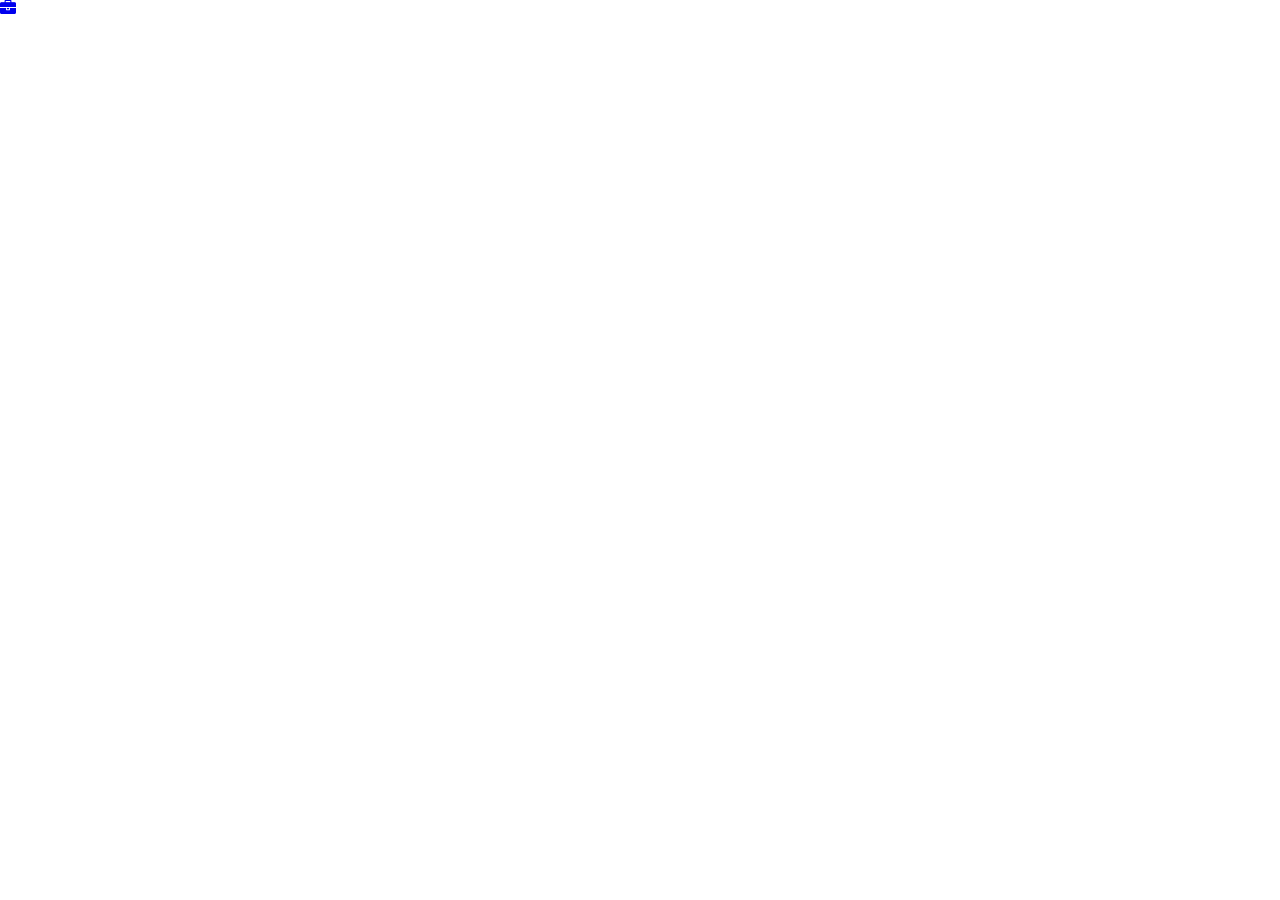
<file: index.html>
<!DOCTYPE html>
<html>
    <head>
        <meta charset="utf-8" >
        <title>Felipe-Ziyad DeSouza</title>
        <link rel="stylesheet" href="https://cdnjs.cloudflare.com/ajax/libs/font-awesome/4.7.0/css/font-awesome.min.css">
        <style>
            * {
                margin: 0;
                padding: 0;
            }

            body {
                font-family: arial;
                color: white;
                overflow: hidden;
            }

            video {
                position: fixed;
                top: 0;
                left: 0;
                width: 100%;
                height: 100%;
                object-fit: cover; 
                z-index: -1;
            }

            .name {
                position: absolute;
                top: 30%;
                left: 30%;
                list-style: none;
                font-size: 48px;
    
            }

            .tagline {
                position: absolute;
                top: 40%;
                left: 30%;
                font-size: 18px;
            }

            .menu {
                position: absolute;
                top: 10%;
                right: 10%;
                list-style: none;
                font-size: 20px;
            }

            .menu li {
                margin-bottom: 10px;
            }

            .menu i {
                margin-right: 8px;
            }

            .menu a { 
                color: white;
                text-decoration: none;
            }

            .menu a:hover {
                text-decoration: underline;
            }
        </style>
    </head>
    <body>

        <video autoplay muted loop>
            <source src="background.mp4" type="video/mp4">
        </video>

        <div class="name">
            Felipe-Ziyad DeSouza
        </div>

        <data class="tagline">
            Computer Science Student | Aspiring Software Engineer
        </data>

        <ul class="menu">
    
            <li><a href="project.html"><i class="fa fa-briefcase">/i> Projects</li>
            
        </ul>
    </body>
</html>
</file>
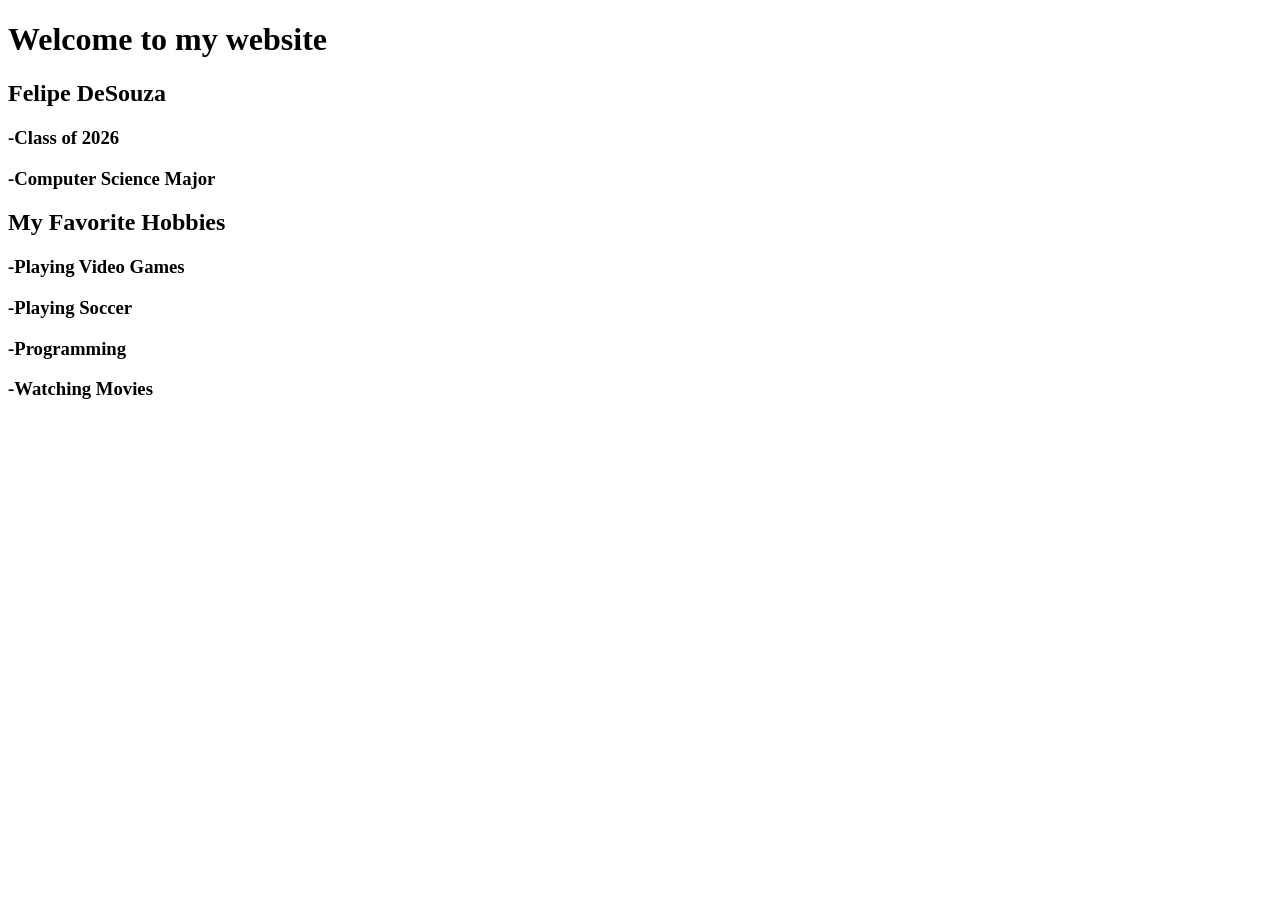
<file: cssEX/index.html>
<!DOCTYPE html>
<html lang="en">
<head>
    <meta charset="UTF-8">
    <meta name="viewport" content="width=device-width, initial-scale=1.0">
    <title>Document</title>

</head>
<body>
    <h1>Welcome to my website</h1>
    <h2>Felipe DeSouza</h2>

    <h3>-Class of 2026</h3>
    <h3>-Computer Science Major</h3>
    
    <h2>My Favorite Hobbies</h2>
    <h3>-Playing Video Games</h3>
    <h3>-Playing Soccer</h3>
    <h3>-Programming</h3>
    <h3>-Watching Movies</h3>

</body>
</html>
</file>
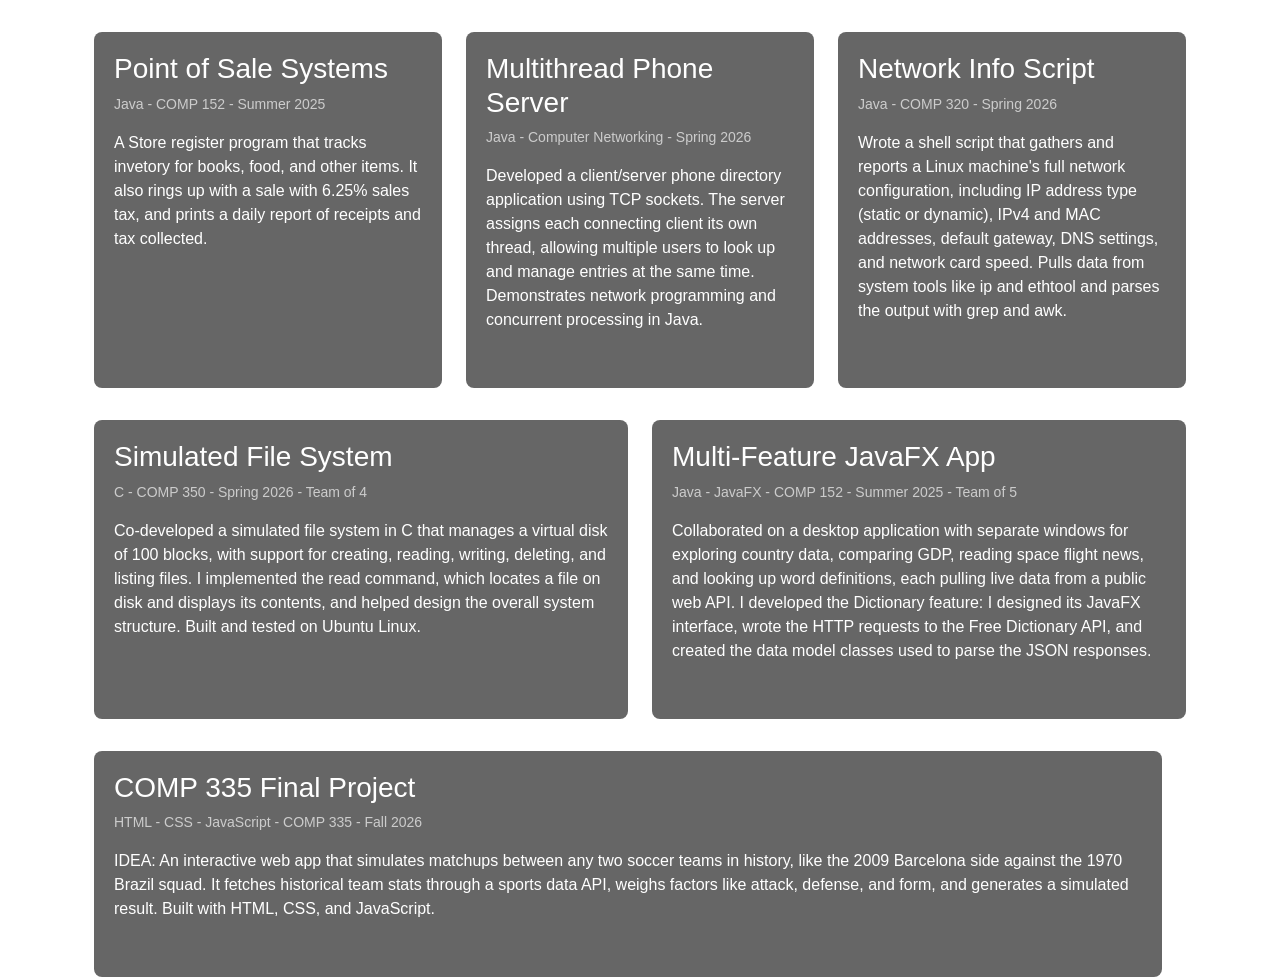
<file: project.html>
<!DOCTYPE html>
<html>
    <head>
        <meta charset="utf-8">
        <meta name="viewport" content="width=device-width, initial-scale=1">
        <title> Projects </title>
        <link href="https://cdn.jsdelivr.net/npm/bootstrap@5.3.8/dist/css/bootstrap.min.css" rel="stylesheet" integrity="sha384-sRIl4kxILFvY47J16cr9ZwB07vP4J8+LH7qKQnuqkuIAvNWLzeN8tE5YBujZqJLB" crossorigin="anonymous">
        <link rel="stylesheet" href="project.css">
    </head>
    <body>
        <video autoplay muted loop>
            <source src="background.mp4" type="video/mp4">
        </video>
        <div class="container pojects-page">
        <div class="container">
            <div class="row">
                <h5> Projects </h5>
                <div class="col">
                 <div class="project-card">
                    <h3>Point of Sale Systems</h3>
                    <p class="project-info">Java - COMP 152 - Summer 2025</p>
                    <p>
                        A Store register program that tracks invetory for books, food, and other items.
                        It also rings up with a sale with 6.25% sales tax, and prints a daily report
                        of receipts and tax collected.
                    </p>
                </div>
                </div>

                 <div class="col">
                    <div class="project-card">
                        <h3>Multithread Phone Server</h3>
                        <p class="project-info">Java - Computer Networking - Spring 2026</p>
                        <p>
                            Developed a client/server phone directory application using TCP sockets.
                            The server assigns each connecting client its own thread, allowing multiple users to look up and manage entries at the same time.
                            Demonstrates network programming and concurrent processing in Java.
                        </p>
                    </div>
                </div>

                <div class="col">
                    <div class="project-card">
                        <h3>Network Info Script</h3>
                        <p class="project-info">Java - COMP 320 - Spring 2026</p>
                        <p>
                            Wrote a shell script that gathers and reports a Linux machine's full network configuration, including IP address type (static or dynamic), IPv4 and MAC addresses, 
                            default gateway, DNS settings, and network card speed. Pulls data from system tools like ip and ethtool and parses the output with grep and awk.
                        </p>
                    </div>
                </div>
            </div>
        
            <div class="row">
                <h5> Group Projects</h5>
                <div class="col">
                    <div class="project-card">
                    <h3>Simulated File System</h3>
                    <p class="project-info">C - COMP 350 - Spring 2026 - Team of 4</p>
                    <p>
                        Co-developed a simulated file system in C that manages a virtual disk of 100 blocks, with support for creating, reading, writing, deleting, and listing files.
                        I implemented the read command, which locates a file on disk and displays its contents, and helped design the overall system structure. Built and tested on Ubuntu Linux.
                    </p>
                </div>

                </div>
                <div class="col">
                    <div class="project-card">
                    <h3>Multi-Feature JavaFX App</h3>
                    <p class="project-info">Java - JavaFX - COMP 152 - Summer 2025 - Team of 5</p>
                    <p>
                        Collaborated on a desktop application with separate windows for exploring country data, comparing GDP, reading space flight news, and looking up word definitions, 
                        each pulling live data from a public web API. I developed the Dictionary feature: I designed its JavaFX interface, wrote the HTTP requests to the Free Dictionary API, 
                        and created the data model classes used to parse the JSON responses.
                    </p>
                </div>

            </div>
            <div class="row">
                <h5>COMING SOON..</h5>
                <div class="col">
                    <div class="project-card">
                        <h3>COMP 335 Final Project</h3>
                        <p class="project-info">HTML - CSS - JavaScript - COMP 335 - Fall 2026 </p>
                        <p>
                            IDEA: An interactive web app that simulates matchups between any two soccer teams in history, like the 2009 Barcelona side against the 1970 Brazil squad. It fetches 
                            historical team stats through a sports data API, weighs factors like attack, defense, and form,
                            and generates a simulated result. Built with HTML, CSS, and JavaScript. 
                        </p>
                    </div>
                </div>
            </div>
        </div>

    </div>


    </body>
</html>
</file>
<file: project.css>
body{
    font-family: Arial, sans-serif;
    color: white;
}

video {
    position: fixed;
    top: 0;
    left: 0;
    width: 100%;
    height: 100%;
    object-fit: cover;
    z-index: -1;
}

.projects-page {
    margin-top: 50px;
    margin-bottom: 50px;
}

.section-title {
    margin-top: 40px;
    margin-bottom: 20px;
}

.project-card {
    background-color: rgba(0, 0, 0, 0.6);
    padding:20px;
    border-radius: 8px;
    height: 100%;
    margin-bottom: 20px;
}

.project-info { 
    color: #cccccc;
    font-size: 14px;
}

@media (max-width: 768px) {
    .project-page{
        margin-top: 30px
    }
    .project-card{
        padding: 15px;
    }
}

@media (max-width: 576px) {
    h1{
        font-size: 28px;
    }

    .project-card h3 {
        font-size: 20px;
    }
}
</file>
